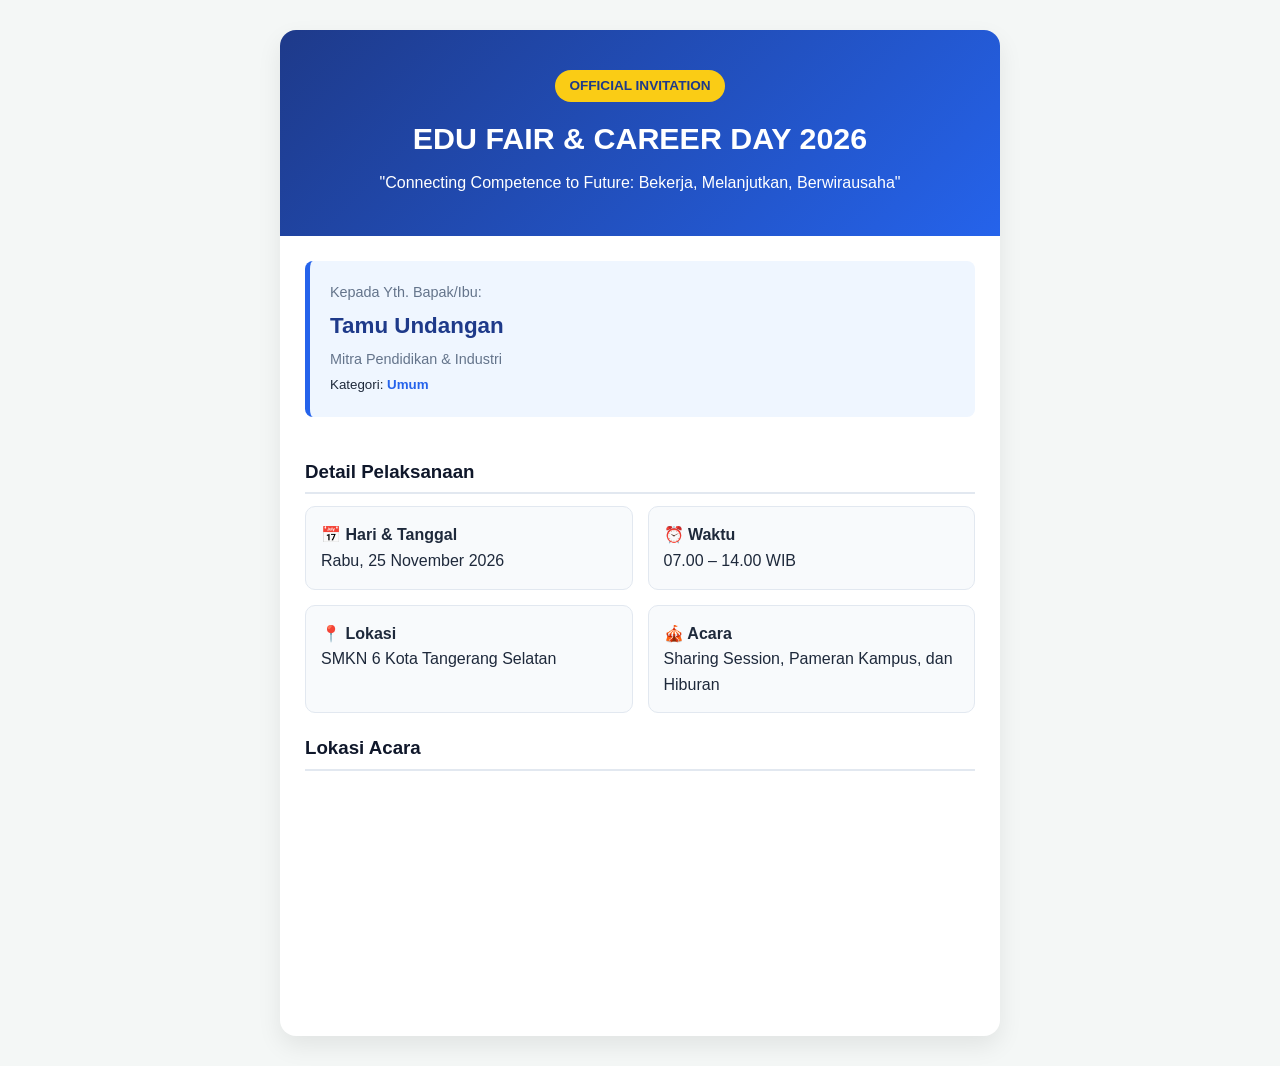
<file: index.html>
<!DOCTYPE html>
<html lang="id">
<head>
  <meta charset="UTF-8" />
  <meta name="viewport" content="width=device-width, initial-scale=1.0" />
  <title>Undangan Edu Fair & Career Day 2026</title>
  <link rel="stylesheet" href="style.css" />
</head>
<body>
  <div class="container">
    <div class="hero">
      <div class="badge">OFFICIAL INVITATION</div>
      <h1>EDU FAIR & CAREER DAY 2026</h1>
      <p>"Connecting Competence to Future: Bekerja, Melanjutkan, Berwirausaha"</p>
    </div>

    <div class="guest-box">
      <p>Kepada Yth. Bapak/Ibu:</p>
      <h2 id="tampil-nama">Tamu Undangan</h2>
      <p id="tampil-instansi">Mitra Pendidikan & Industri</p>
      <small>Kategori: <span id="tampil-kategori">Umum</span></small>
    </div>

    <div class="section">
      <h3>Detail Pelaksanaan</h3>
      <div class="info-grid">
        <div class="info-card">
          <strong>📅 Hari & Tanggal</strong>
          <p>Rabu, 25 November 2026</p>
        </div>
        <div class="info-card">
          <strong>⏰ Waktu</strong>
          <p>07.00 – 14.00 WIB</p>
        </div>
        <div class="info-card">
          <strong>📍 Lokasi</strong>
          <p> SMKN 6 Kota Tangerang Selatan</p>
        </div>
        <div class="info-card">
          <strong>🎪 Acara</strong>
          <p>Sharing Session, Pameran Kampus, dan Hiburan</p>
        </div>
      </div>

      <h3>Lokasi Acara</h3>
      <iframe
        src="https://www.google.com/maps?q=SMKN+6+Kota+Tangerang+Selatan&output=embed"
        width="100%" height="220" style="border:0; border-radius:10px;" loading="lazy">
      </iframe>
    </div>
  </div>

  <script src="script.js"></script>
</body>
</html>
</file>
<file: style.css>
* {
  box-sizing: border-box;
  margin: 0;
  padding: 0;
  font-family: 'Segoe UI', Tahoma, Geneva, Verdana, sans-serif;
}

body {
  background-color: #f4f7f6;
  color: #1e293b;
  line-height: 1.6;
}

.container {
  max-width: 720px;
  margin: 30px auto;
  background: #ffffff;
  border-radius: 16px;
  box-shadow: 0 10px 25px rgba(0, 0, 0, 0.08);
  overflow: hidden;
}

.hero {
  background: linear-gradient(135deg, #1e3a8a, #2563eb);
  color: #ffffff;
  padding: 40px 25px;
  text-align: center;
}

.badge {
  display: inline-block;
  background: #facc15;
  color: #1e3a8a;
  font-weight: bold;
  padding: 5px 14px;
  border-radius: 20px;
  font-size: 0.85rem;
  margin-bottom: 12px;
}

.hero h1 {
  font-size: 1.9rem;
  margin-bottom: 8px;
}

.guest-box {
  background: #eff6ff;
  border-left: 5px solid #2563eb;
  margin: 25px;
  padding: 20px;
  border-radius: 8px;
}

.guest-box p {
  font-size: 0.9rem;
  color: #64748b;
}

.guest-box h2 {
  color: #1e3a8a;
  margin: 4px 0;
  font-size: 1.4rem;
}

.guest-box span {
  font-weight: 600;
  color: #2563eb;
}

.section {
  padding: 15px 25px 25px;
}

.section h3 {
  margin-bottom: 12px;
  color: #0f172a;
  border-bottom: 2px solid #e2e8f0;
  padding-bottom: 6px;
}

.info-grid {
  display: grid;
  grid-template-columns: 1fr 1fr;
  gap: 15px;
  margin-bottom: 20px;
}

.info-card {
  background: #f8fafc;
  padding: 15px;
  border-radius: 10px;
  border: 1px solid #e2e8f0;
}

.btn {
  display: inline-block;
  background: #16a34a;
  color: white;
  padding: 10px 16px;
  border: none;
  border-radius: 8px;
  text-decoration: none;
  font-weight: 600;
  cursor: pointer;
  font-size: 0.9rem;
}

.btn:hover {
  background: #15803d;
}

table {
  width: 100%;
  border-collapse: collapse;
  margin-top: 15px;
  font-size: 0.9rem;
}

th, td {
  border: 1px solid #cbd5e1;
  padding: 10px;
  text-align: left;
}

th {
  background-color: #1e3a8a;
  color: white;
}

@media (max-width: 600px) {
  .info-grid { grid-template-columns: 1fr; }
  .container { margin: 10px; }
}
</file>
